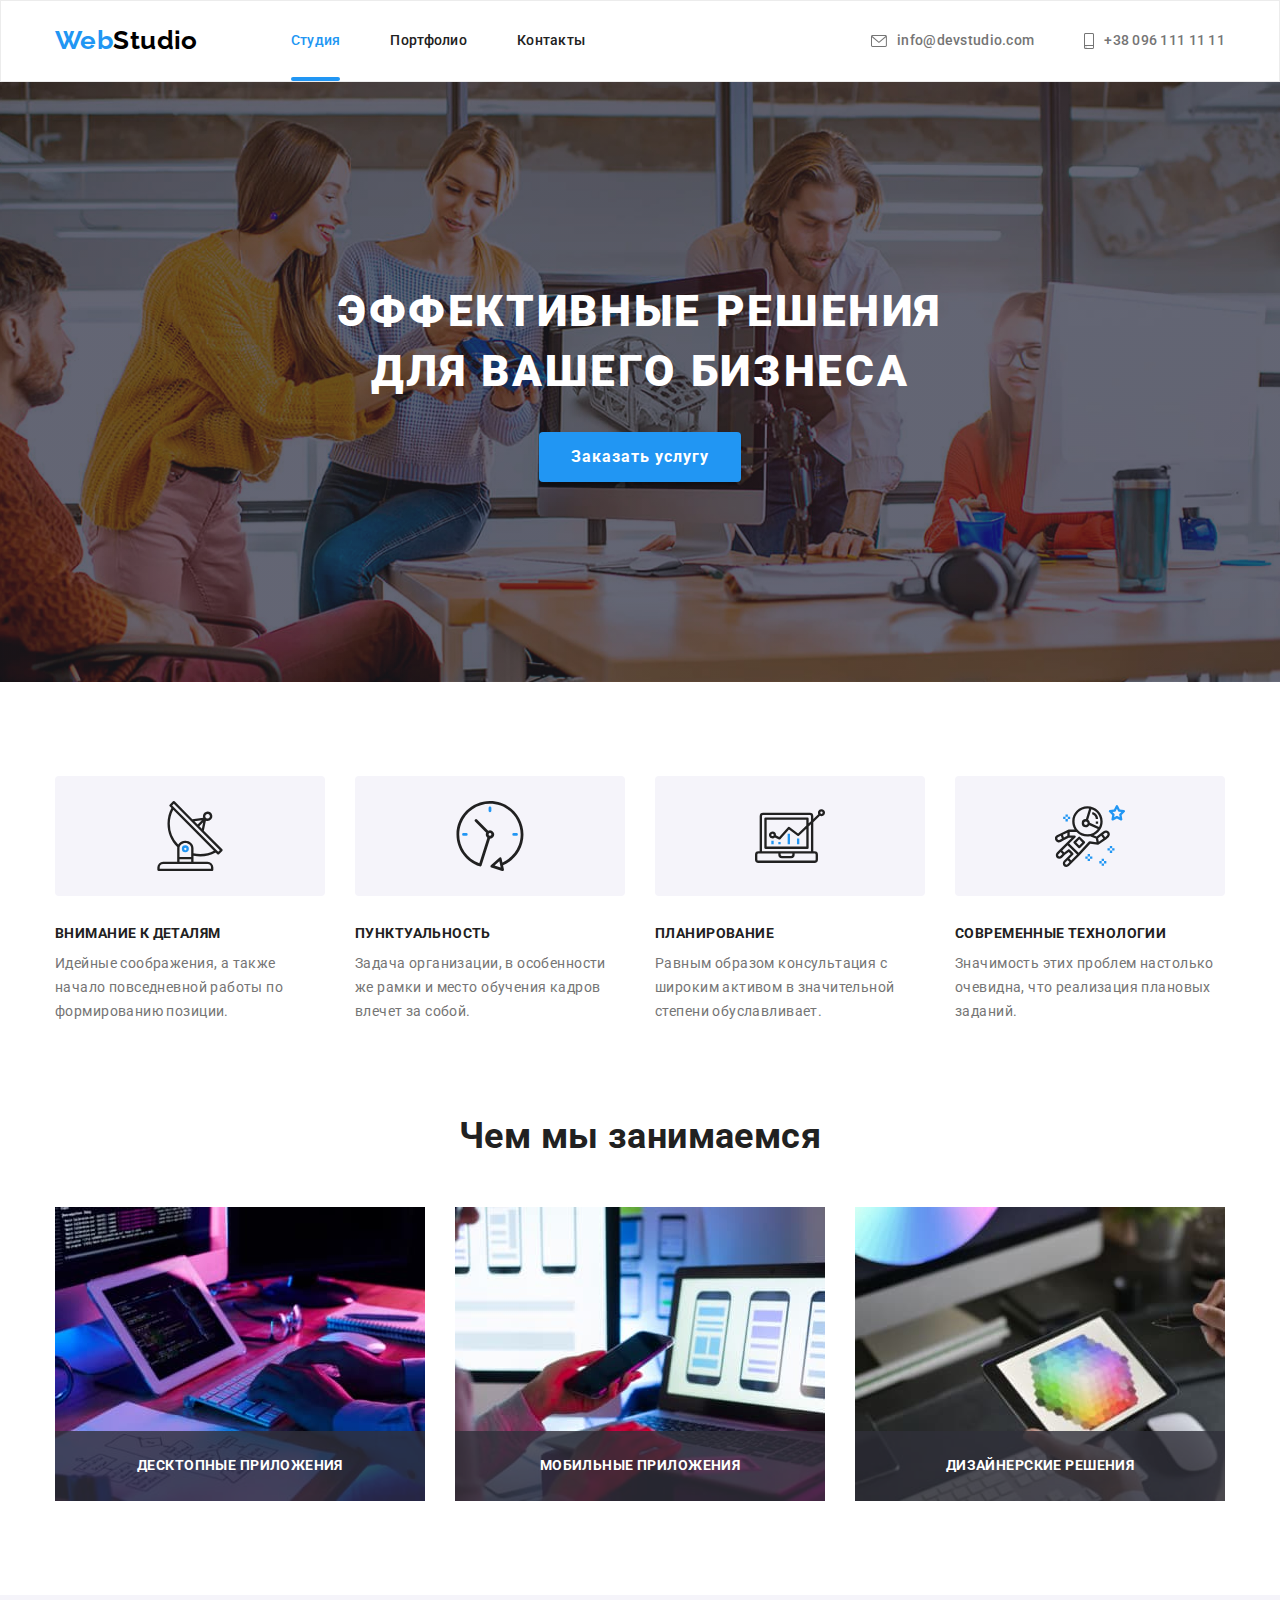
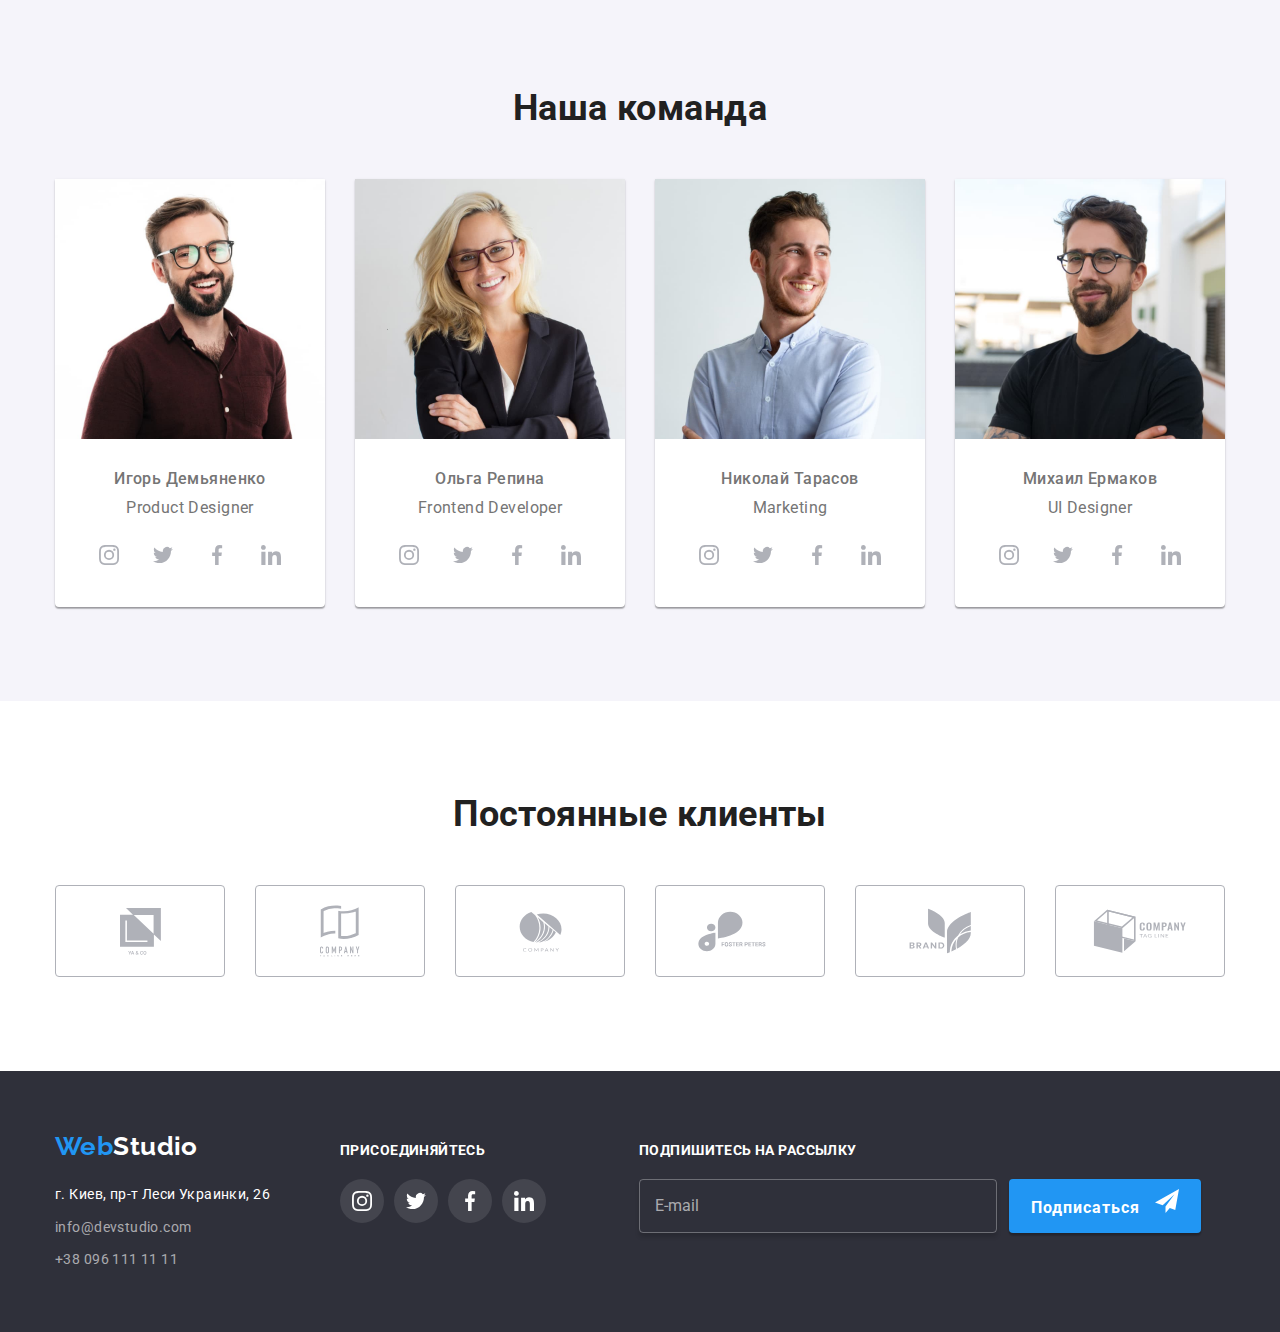
<file: index.html>
<!DOCTYPE html>
<html lang="ru">
  <head>
    <meta charset="UTF-8" />
    <meta http-equiv="X-UA-Compatible" content="IE=edge" />
    <meta name="viewport" content="width=device-width, initial-scale=1.0" />
    <title>WebStudio</title>
    <!-- fonts -->
    <link rel="preconnect" href="https://fonts.googleapis.com" />
    <link rel="preconnect" href="https://fonts.gstatic.com" crossorigin />
    <link
      href="https://fonts.googleapis.com/css2?family=Raleway:wght@700&family=Roboto:wght@400;500;700;900&display=swap"
      rel="stylesheet"
    />
    <!-- normalize -->
    <link
      rel="stylesheet"
      href="https://cdnjs.cloudflare.com/ajax/libs/modern-normalize/1.1.0/modern-normalize.css"
      integrity="sha512-Y0MM+V6ymRKN2zStTqzQ227DWhhp4Mzdo6gnlRnuaNCbc+YN/ZH0sBCLTM4M0oSy9c9VKiCvd4Jk44aCLrNS5Q=="
      crossorigin="anonymous"
      referrerpolicy="no-referrer"
    />
    <!-- styles -->
    <link rel="stylesheet" href="./css/main.min.css" />

    <!-- Favicon -->
    <link
      rel="apple-touch-icon"
      sizes="180x180"
      href="./images/favicon/apple-touch-icon.png"
    />
    <link
      rel="icon"
      type="image/png"
      sizes="32x32"
      href="./images/favicon/favicon-32x32.png"
    />
    <link
      rel="icon"
      type="image/png"
      sizes="16x16"
      href="./images/favicon/favicon-16x16.png"
    />
    <link rel="manifest" href="./images/favicon/site.webmanifest" />
    <meta name="msapplication-TileColor" content="#da532c" />
    <meta name="theme-color" content="#ffffff" />
  </head>
  <body>
    <!--=====================HEADER ===================================-->

    <header class="header">
      <div class="container header__container">
        <nav class="nav header__nav">
          <a class="logo nav__logo" href="./index.html"
            ><span class="logo__active">Web</span>Studio</a
          >
          <ul class="nav__list">
            <li class="nav__item">
              <a class="nav__link nav__link--active link" href="./index.html"
                >Студия</a
              >
            </li>
            <li class="nav__item">
              <a class="nav__link link" href="./portfolio.html">Портфолио</a>
            </li>
            <li class="nav__item">
              <a class="nav__link link" href="">Контакты</a>
            </li>
          </ul>
        </nav>
        <ul class="header__contacts contacts">
          <li class="contacts__item">
            <a
              class="contacts__link link link--text-icon"
              href="mailto:info@devstudio.com"
            >
              <svg class="link__icon" width="16" height="12">
                <use href="./images/icons.svg#icon-envelope"></use>
              </svg>
              info@devstudio.com</a
            >
          </li>
          <li class="contacts__item">
            <a
              class="contacts__link link link--text-icon"
              href="tel:+380961111111"
              ><svg class="link__icon" width="10" height="16">
                <use href="./images/icons.svg#icon-smartphone"></use>
              </svg>
              +38 096 111 11 11</a
            >
          </li>
        </ul>
      </div>
    </header>

    <main>
      <!--============================== HERO ===========================================-->

      <section class="hero">
        <div class="container">
          <h1 class="hero__title">Эффективные решения для вашего бизнеса</h1>
          <button
            class="button hero__button button--primary"
            type="button"
            data-modal-open
          >
            Заказать услугу
          </button>
        </div>
      </section>

      <!--================================== ADVANTAGES ================================================-->

      <section class="section">
        <div class="container">
          <h2 class="visually-hidden">Приемущества</h2>
          <ul class="card-set">
            <li class="card-set__item card-set__item--4">
              <div class="advantage">
                <div class="advantage__icon-wrapper">
                  <svg width="70" height="70  ">
                    <use href="./images/icons.svg#icon-antenna"></use>
                  </svg>
                </div>
                <h3 class="advantage__subtitle">Внимание к деталям</h3>
                <p class="advantage__text">
                  Идейные соображения, а также начало повседневной работы по
                  формированию позиции.
                </p>
              </div>
            </li>
            <li class="card-set__item card-set__item--4">
              <div class="advantage">
                <div class="advantage__icon-wrapper">
                  <svg width="70" height="70  ">
                    <use href="./images/icons.svg#icon-clock"></use>
                  </svg>
                </div>
                <h3 class="advantage__subtitle">Пунктуальность</h3>
                <p class="advantage__text">
                  Задача организации, в особенности же рамки и место обучения
                  кадров влечет за собой.
                </p>
              </div>
            </li>
            <li class="card-set__item card-set__item--4">
              <div class="advantage">
                <div class="advantage__icon-wrapper">
                  <svg width="70" height="70  ">
                    <use href="./images/icons.svg#icon-diagram"></use>
                  </svg>
                </div>
                <h3 class="advantage__subtitle">Планирование</h3>
                <p class="advantage__text">
                  Равным образом консультация с широким активом в значительной
                  степени обуславливает.
                </p>
              </div>
            </li>
            <li class="card-set__item card-set__item--4">
              <div class="advantage">
                <div class="advantage__icon-wrapper">
                  <svg width="70" height="70  ">
                    <use href="./images/icons.svg#icon-astronaut"></use>
                  </svg>
                </div>
                <h3 class="advantage__subtitle">Современные технологии</h3>
                <p class="advantage__text">
                  Значимость этих проблем настолько очевидна, что реализация
                  плановых заданий.
                </p>
              </div>
            </li>
          </ul>
        </div>
      </section>

      <!--================RESPONSIBILITY ================================-->

      <section class="section section--no-padding">
        <div class="container">
          <h2 class="section__title">Чем мы занимаемся</h2>
          <ul class="card-set">
            <li class="card-set__item">
              <div class="responsibility">
                <div class="responsibility__thumb thumb">
                  <img
                    src="./images/index/responsibilities/box1.jpg"
                    alt="Разработка алгоритма"
                    height="294"
                    width="370"
                  />
                  <p class="responsibility__description">
                    Десктопные приложения
                  </p>
                </div>
              </div>
            </li>
            <li class="card-set__item">
              <div class="responsibility">
                <div class="responsibility__thumb thumb">
                  <img
                    src="./images/index/responsibilities/box2.jpg"
                    alt="Проэктирование удобного адаптивного интерфеса"
                    height="294"
                    width="370"
                  />
                  <p class="responsibility__description">
                    Мобильные приложения
                  </p>
                </div>
              </div>
            </li>
            <li class="card-set__item">
              <div class="responsibility">
                <div class="responsibility__thumb thumb">
                  <img
                    src="./images/index/responsibilities/box3.jpg"
                    alt="Разработка красивого дизайна"
                    height="294"
                    width="370"
                  />
                  <p class="responsibility__description">
                    Дизайнерские решения
                  </p>
                </div>
              </div>
            </li>
          </ul>
        </div>
      </section>

      <!--=========================================TEAM============================ -->
      <section class="section section--background">
        <div class="container">
          <h2 class="section__title">Наша команда</h2>

          <ul class="card-set">
            <li class="card-set__item">
              <article class="person">
                <div class="person__thumb">
                  <img
                    src="./images/index/team/photo1.jpg"
                    alt="Фото Игоря Демьяненко"
                    width="270"
                    height="260"
                  />
                </div>
                <div class="person__content">
                  <h3 class="person__name">Игорь Демьяненко</h3>
                  <p class="person__post">Product Designer</p>
                  <ul class="socials person__socials">
                    <li class="socials__item">
                      <a href="" class="socials__link link"
                        ><svg class="link__icon" width="20" height="20">
                          <use href="./images/icons.svg#icon-instagram"></use>
                        </svg>
                      </a>
                    </li>
                    <li class="socials__item">
                      <a href="" class="socials__link link"
                        ><svg class="link__icon" width="20" height="20">
                          <use href="./images/icons.svg#icon-twitter"></use>
                        </svg>
                      </a>
                    </li>
                    <li class="socials__item">
                      <a href="" class="socials__link link"
                        ><svg class="link__icon" width="20" height="20">
                          <use href="./images/icons.svg#icon-facebook"></use>
                        </svg>
                      </a>
                    </li>
                    <li class="socials-item">
                      <a href="" class="socials__link link"
                        ><svg class="link__icon" width="20" height="20">
                          <use href="./images/icons.svg#icon-linkedin"></use>
                        </svg>
                      </a>
                    </li>
                  </ul>
                </div>
              </article>
            </li>

            <li class="card-set__item">
              <article class="person">
                <div class="person__thumb">
                  <img
                    src="./images/index/team/photo2.jpg"
                    alt="Фото Ольги Репиной"
                    width="270"
                    height="260"
                  />
                </div>
                <div class="person__content">
                  <h3 class="person__name">Ольга Репина</h3>
                  <p class="person__post">Frontend Developer</p>
                  <ul class="socials">
                    <li class="socials__item">
                      <a href="" class="socials__link link"
                        ><svg class="link__icon" width="20" height="20">
                          <use href="./images/icons.svg#icon-instagram"></use>
                        </svg>
                      </a>
                    </li>
                    <li class="socials__item">
                      <a href="" class="socials__link link"
                        ><svg class="link__icon" width="20" height="20">
                          <use href="./images/icons.svg#icon-twitter"></use>
                        </svg>
                      </a>
                    </li>
                    <li class="socials__item">
                      <a href="" class="socials__link link"
                        ><svg class="link__icon" width="20" height="20">
                          <use href="./images/icons.svg#icon-facebook"></use>
                        </svg>
                      </a>
                    </li>
                    <li class="socials__item">
                      <a href="" class="socials__link link"
                        ><svg class="link__icon" width="20" height="20">
                          <use href="./images/icons.svg#icon-linkedin"></use>
                        </svg>
                      </a>
                    </li>
                  </ul>
                </div>
              </article>
            </li>

            <li class="card-set__item">
              <article class="person">
                <div class="person__thumb">
                  <img
                    src="./images/index/team/photo3.jpg"
                    alt="Фото Николая Тарасова"
                    width="270"
                    height="260"
                  />
                </div>
                <div class="person__content">
                  <h3 class="person__name">Николай Тарасов</h3>
                  <p class="person__post">Marketing</p>
                  <ul class="socials">
                    <li class="socials__item">
                      <a href="" class="socials__link link"
                        ><svg class="link__icon" width="20" height="20">
                          <use href="./images/icons.svg#icon-instagram"></use>
                        </svg>
                      </a>
                    </li>
                    <li class="socials__item">
                      <a href="" class="socials__link link"
                        ><svg class="link__icon" width="20" height="20">
                          <use href="./images/icons.svg#icon-twitter"></use>
                        </svg>
                      </a>
                    </li>
                    <li class="socials__item">
                      <a href="" class="socials__link link"
                        ><svg class="link__icon" width="20" height="20">
                          <use href="./images/icons.svg#icon-facebook"></use>
                        </svg>
                      </a>
                    </li>
                    <li class="socials__item">
                      <a href="" class="socials__link link"
                        ><svg class="link__icon" width="20" height="20">
                          <use href="./images/icons.svg#icon-linkedin"></use>
                        </svg>
                      </a>
                    </li>
                  </ul>
                </div>
              </article>
            </li>

            <li class="card-set__item">
              <article class="person">
                <div class="person__thumb">
                  <img
                    src="images/index/team/photo4.jpg"
                    alt="Фото Михаила
                  Ермакова"
                    width="270"
                    height="260"
                  />
                </div>
                <div class="person__content">
                  <h3 class="person__name">Михаил Ермаков</h3>
                  <p class="person__post">UI Designer</p>
                  <ul class="socials">
                    <li class="socials__item">
                      <a href="" class="socials__link link"
                        ><svg class="link__icon" width="20" height="20">
                          <use href="./images/icons.svg#icon-instagram"></use>
                        </svg>
                      </a>
                    </li>
                    <li class="socials__item">
                      <a href="" class="socials__link link"
                        ><svg class="link__icon" width="20" height="20">
                          <use href="./images/icons.svg#icon-twitter"></use>
                        </svg>
                      </a>
                    </li>
                    <li class="socials__item">
                      <a href="" class="socials__link link"
                        ><svg class="link__icon" width="20" height="20">
                          <use href="./images/icons.svg#icon-facebook"></use>
                        </svg>
                      </a>
                    </li>
                    <li class="socials__item">
                      <a href="" class="socials__link link"
                        ><svg class="link__icon" width="20" height="20">
                          <use href="./images/icons.svg#icon-linkedin"></use>
                        </svg>
                      </a>
                    </li>
                  </ul>
                </div>
              </article>
            </li>
          </ul>
        </div>
      </section>

      <!-- ==============REGULAR CUSTOMERS ===============================-->

      <section class="section">
        <div class="container">
          <h2 class="section__title">Постоянные клиенты</h2>
          <ul class="card-set">
            <li class="card-set__item card-set__item--6">
              <a class="regular-costomer link" href=""
                ><svg class="link__icon" width="41" height="47">
                  <use href="./images/icons.svg#icon-client1"></use>
                </svg>
              </a>
            </li>
            <li class="card-set__item card-set__item--6">
              <a class="regular-costomer link" href=""
                ><svg class="link__icon" width="40" height="52">
                  <use href="./images/icons.svg#icon-client2"></use>
                </svg>
              </a>
            </li>
            <li class="card-set__item card-set__item--6">
              <a class="regular-costomer link" href=""
                ><svg class="link__icon" width="43" height="51">
                  <use href="./images/icons.svg#icon-client3"></use>
                </svg>
              </a>
            </li>
            <li class="card-set__item card-set__item--6">
              <a class="regular-costomer link" href=""
                ><svg class="link__icon" width="84" height="41">
                  <use href="./images/icons.svg#icon-client4"></use>
                </svg>
              </a>
            </li>
            <li class="card-set__item card-set__item--6">
              <a class="regular-costomer link" href=""
                ><svg class="link__icon" width="63" height="46">
                  <use href="./images/icons.svg#icon-client5"></use>
                </svg>
              </a>
            </li>
            <li class="card-set__item card-set__item--6">
              <a class="regular-costomer link" href=""
                ><svg class="link__icon" width="94" height="44">
                  <use href="./images/icons.svg#icon-client6"></use>
                </svg>
              </a>
            </li>
          </ul>
        </div>
      </section>
    </main>

    <!--========================= FOOTER ================================= -->

    <footer class="footer">
      <div class="container footer__container">
        <div class="footer__contacts">
          <a class="footer__logo logo" href="./index.html"
            ><span class="logo__active">Web</span>Studio</a
          >
          <address>
            <ul class="footer__list">
              <li class="footer__item">
                <a
                  class="footer__link link footer__link--address"
                  href="https://goo.gl/maps/piqngm7oDQpEDh6u6"
                  target="_blank"
                  rel="noopener nofollow noreferrer"
                  >г. Киев, пр-т Леси Украинки, 26</a
                >
              </li>
              <li class="footer__item">
                <a class="footer__link link" href="mailto:info@devstudio.com"
                  >info@devstudio.com</a
                >
              </li>
              <li class="footer__item">
                <a class="footer__link link" href="tel:+380961111111"
                  >+38 096 111 11 11</a
                >
              </li>
            </ul>
          </address>
        </div>

        <div class="footer__join">
          <p class="footer__title">присоединяйтесь</p>
          <ul class="footer__socials socials">
            <li class="socials__item">
              <a href="" class="socials__link link socials__link--bright">
                <svg class="link__icon" width="20" height="20">
                  <use href="./images/icons.svg#icon-instagram"></use>
                </svg>
              </a>
            </li>
            <li class="socials__item">
              <a href="" class="socials__link link socials__link--bright">
                <svg class="link__icon" width="20" height="20">
                  <use href="./images/icons.svg#icon-twitter"></use>
                </svg>
              </a>
            </li>
            <li class="socials__item">
              <a href="" class="socials__link link socials__link--bright">
                <svg class="link__icon" width="20" height="20">
                  <use href="./images/icons.svg#icon-facebook"></use>
                </svg>
              </a>
            </li>
            <li class="socials__item">
              <a href="" class="socials__link link socials__link--bright">
                <svg class="link__icon" width="20" height="20">
                  <use href="./images/icons.svg#icon-linkedin"></use>
                </svg>
              </a>
            </li>
          </ul>
        </div>

        <div class="footer__subscribe subscribe">
          <h2 class="subscribe__title">Подпишитесь на рассылку</h2>
          <form action="#" class="subscribe__form">
            <label class="subscribe__field">
              <input
                type="email"
                class="subscribe__input"
                placeholder="E-mail"
                name="email"
              />
            </label>
            <button
              class="button button--primary button--with-icon"
              type="submit"
            >
              Подписаться
              <svg class="button__icon" width="24" height="24">
                <use href="./images/icons.svg#icon-send"></use>
              </svg>
            </button>
          </form>
        </div>
      </div>
    </footer>

    <!--================================MODAL============================-->

    <div class="backdrop is-hidden" data-modal>
      <div class="backdrop__modal">
        <button
          type="button"
          class="backdrop__btn-close btn-close"
          data-modal-close
        >
          <svg class="btn-close__icon" width="18" height="18">
            <use href="./images/icons.svg#icon-close-black"></use>
          </svg>
        </button>

        <form class="callback" action="#">
          <p class="callback__title">Оставьте свои данные, мы вам перезвоним</p>
          <label class="callback__field-text field-text">
            <span class="field-text__label">Имя</span>
            <input type="text" class="field-text__input" name="name" />
            <svg width="18" height="18" class="field-text__icon">
              <use href="./images/icons.svg#person"></use>
            </svg>
          </label>

          <label class="callback__field-text field-text">
            <span class="field-text__label">Телефон</span>
            <input type="tel" class="field-text__input" name="tel" />
            <svg width="18" height="18" class="field-text__icon">
              <use href="./images/icons.svg#phone-black"></use>
            </svg>
          </label>

          <label class="callback__field-text field-text">
            <span class="field-text__label">Почта</span>

            <input type="email" class="field-text__input" name="email" />
            <svg width="18" height="18" class="field-text__icon">
              <use href="./images/icons.svg#email-black"></use>
            </svg>
          </label>

          <label class="callback__field-text field-text">
            <span class="field-text__label">Комментарий</span>
            <textarea
              name="comment"
              class="field-text__input field-text__input--textarea"
              rows="5"
              placeholder="Введите текст"
            ></textarea>
          </label>

          <label class="callback__field-checkbox field-checkbox">
            <input
              type="checkbox"
              class="field-checkbox__checkbox"
              name="conditions"
            />
            <span class="field-checkbox__box"></span>
            <span class="field-checkbox__label"
              >Соглашаюсь с рассылкой и принимаю
              <a href="#" class="field-checkbox__link"
                >Условия договора</a
              ></span
            >
          </label>
          <div class="callback__buttons">
            <button
              class="button button--primary callback__button"
              type="submit"
            >
              Отправить
            </button>
          </div>
        </form>
      </div>
    </div>

    <!-- =================script==================== -->

    <script src="./js/modal.js"></script>
  </body>
</html>
</file>
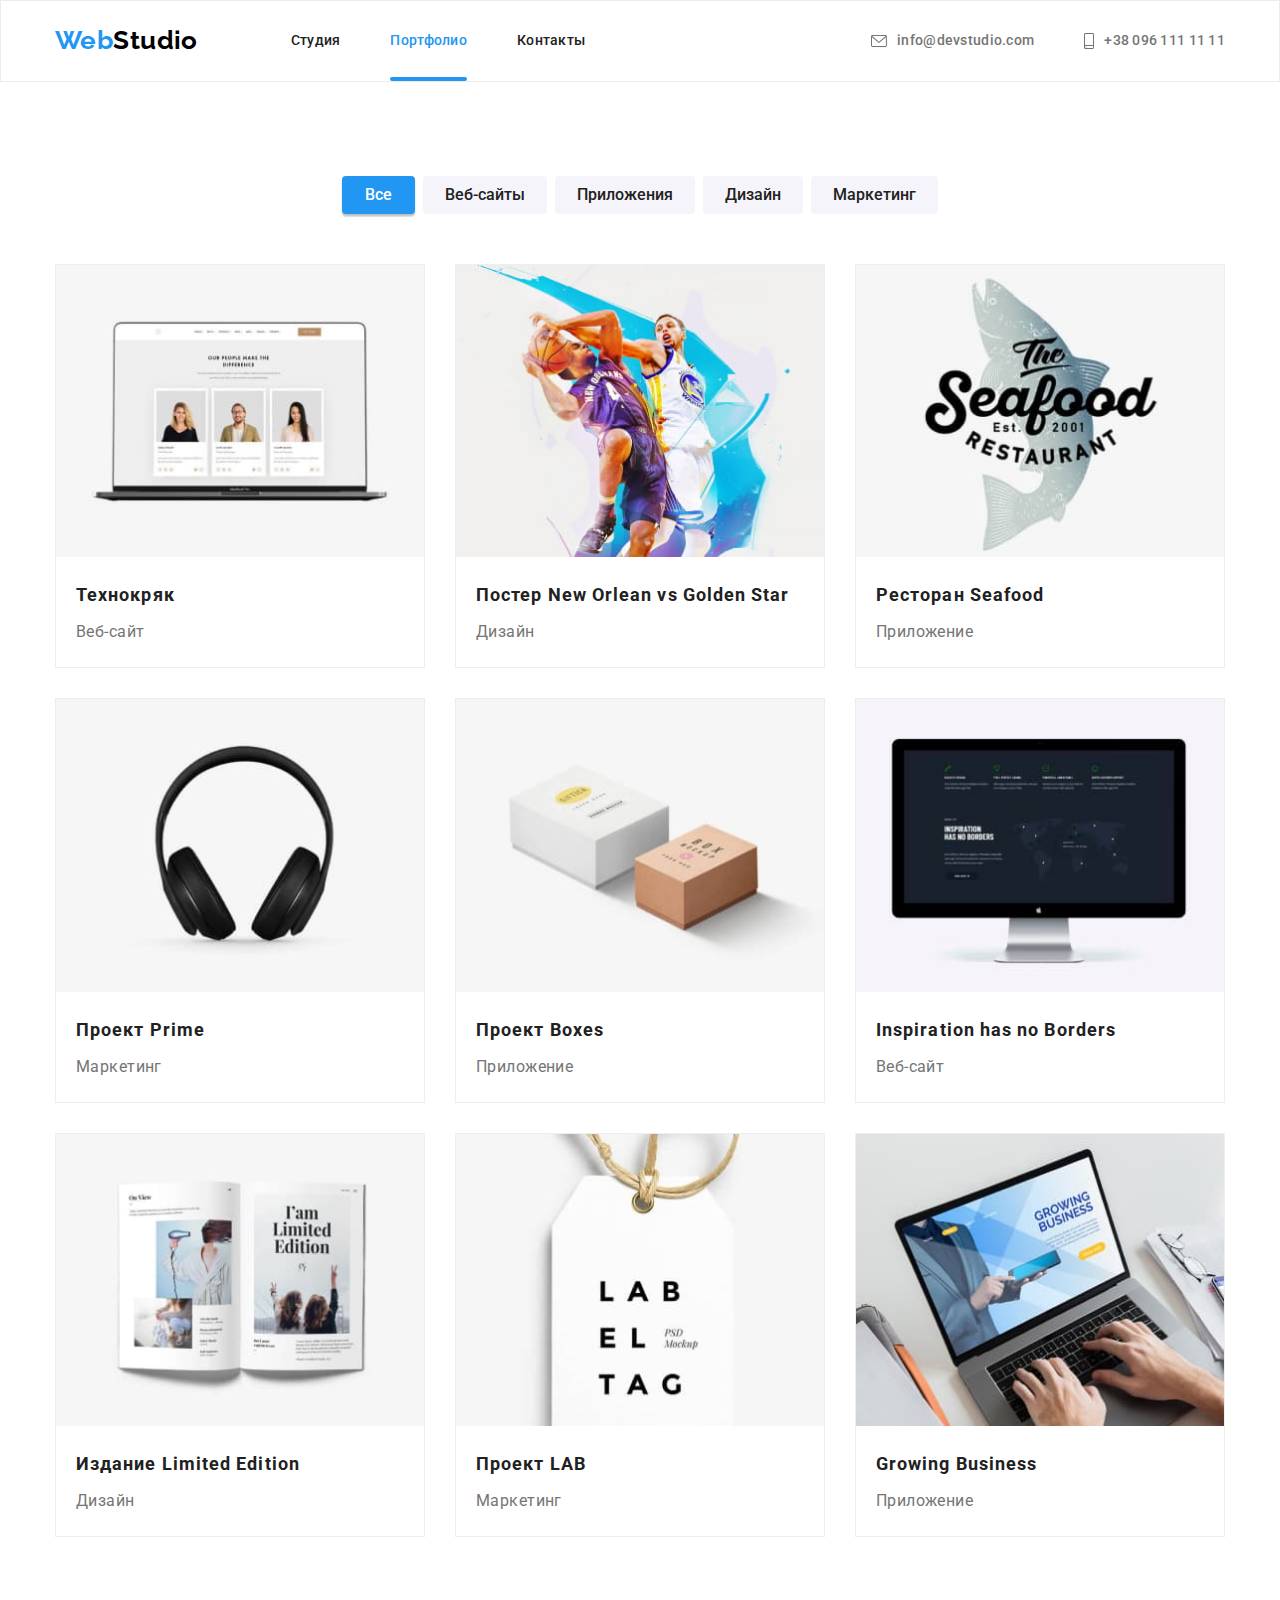
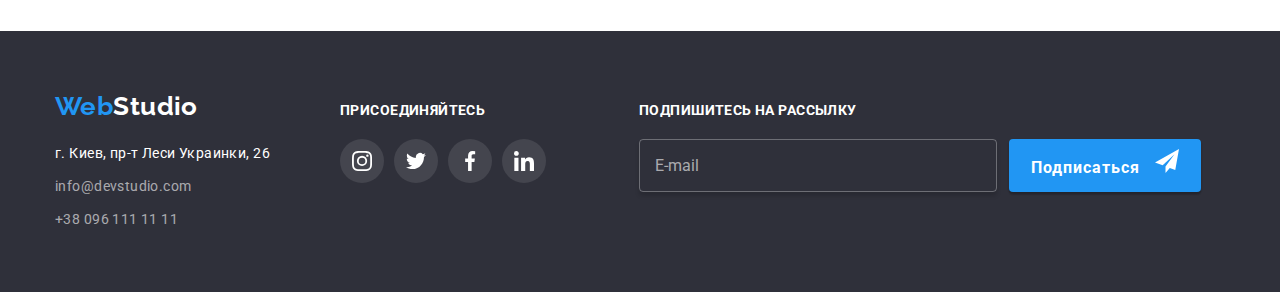
<file: portfolio.html>
<!DOCTYPE html>
<html lang="ru">
  <head>
    <meta charset="UTF-8" />
    <meta http-equiv="X-UA-Compatible" content="IE=edge" />
    <meta name="viewport" content="width=device-width, initial-scale=1.0" />
    <title>WebStudio</title>
    <!-- fonts -->
    <link rel="preconnect" href="https://fonts.googleapis.com" />
    <link rel="preconnect" href="https://fonts.gstatic.com" crossorigin />
    <link
      href="https://fonts.googleapis.com/css2?family=Raleway:wght@700&family=Roboto:wght@400;500;700;900&display=swap"
      rel="stylesheet"
    />
    <!-- normalize -->
    <link
      rel="stylesheet"
      href="https://cdnjs.cloudflare.com/ajax/libs/modern-normalize/1.1.0/modern-normalize.css"
      integrity="sha512-Y0MM+V6ymRKN2zStTqzQ227DWhhp4Mzdo6gnlRnuaNCbc+YN/ZH0sBCLTM4M0oSy9c9VKiCvd4Jk44aCLrNS5Q=="
      crossorigin="anonymous"
      referrerpolicy="no-referrer"
    />
    <!-- styles -->
    <link rel="stylesheet" href="./css/main.min.css" />

    <!-- favicon -->
    <link
      rel="apple-touch-icon"
      sizes="180x180"
      href="./images/favicon/apple-touch-icon.png"
    />
    <link
      rel="icon"
      type="image/png"
      sizes="32x32"
      href="./images/favicon/favicon-32x32.png"
    />
    <link
      rel="icon"
      type="image/png"
      sizes="16x16"
      href="./images/favicon/favicon-16x16.png"
    />
    <link rel="manifest" href="./images/favicon/site.webmanifest" />
    <meta name="msapplication-TileColor" content="#da532c" />
    <meta name="theme-color" content="#ffffff" />
  </head>
  <body>
    <!--=====================HEADER ===================================-->

    <header class="header">
      <div class="container header__container">
        <nav class="nav header__nav">
          <a class="logo nav__logo" href="./index.html"
            ><span class="logo__active">Web</span>Studio</a
          >
          <ul class="nav__list">
            <li class="nav__item">
              <a class="nav__link link" href="./index.html">Студия</a>
            </li>
            <li class="nav__item">
              <a
                class="nav__link nav__link--active link"
                href="./portfolio.html"
                >Портфолио</a
              >
            </li>
            <li class="nav__item">
              <a class="nav__link link" href="">Контакты</a>
            </li>
          </ul>
        </nav>
        <ul class="header__contacts contacts">
          <li class="contacts__item">
            <a
              class="contacts__link link link--text-icon"
              href="mailto:info@devstudio.com"
            >
              <svg class="link__icon" width="16" height="12">
                <use href="./images/icons.svg#icon-envelope"></use>
              </svg>
              info@devstudio.com</a
            >
          </li>
          <li class="contacts__item">
            <a
              class="contacts__link link link--text-icon"
              href="tel:+380961111111"
              ><svg class="link__icon" width="10" height="16">
                <use href="./images/icons.svg#icon-smartphone"></use>
              </svg>
              +38 096 111 11 11</a
            >
          </li>
        </ul>
      </div>
    </header>

    <!-- ========================MAIN ======================== -->
    <main>
      <section class="projects">
        <div class="container">
          <h1 class="visually-hidden">Наши работы</h1>

          <!-- filter -->
          <ul class="projects__filter filter">
            <li class="filter__item">
              <button class="button button--active" type="button">Все</button>
            </li>
            <li class="filter__item">
              <button class="button" type="button">Веб-сайты</button>
            </li>
            <li class="filter__item">
              <button class="button" type="button">Приложения</button>
            </li>
            <li class="filter__item">
              <button class="button" type="button">Дизайн</button>
            </li>
            <li class="filter__item">
              <button class="button" type="button">Маркетинг</button>
            </li>
          </ul>

          <!---Projects cards -->
          <ul class="card-set card-set--wrapped">
            <li class="card-set__item card-set__item--3">
              <a href="" class="project">
                <div class="project__thumb thumb">
                  <img
                    class="project__img"
                    src="./images/portfolio/projects/project1.jpg"
                    alt="Ноут с веб-сайтом"
                    width="370"
                    height="294"
                  />
                  <p class="project__overlay">
                    Ресурс предлагает комплексные предложения с разным уровнем
                    функционала и сервисов. Все это позволит посетителю получить
                    исчерпывающие сведения о компании или частном лице.
                  </p>
                </div>
                <div class="project__content">
                  <h2 class="project__title">Технокряк</h2>
                  <p class="project__type">Веб-сайт</p>
                </div>
              </a>
            </li>
            <li class="card-set__item card-set__item--3">
              <a href="" class="project">
                <div class="project__thumb thumb">
                  <img
                    class="project__img"
                    src="./images/portfolio/projects/project2.jpg"
                    alt="Постер"
                    width="370"
                    height="294"
                  />
                  <p class="project__overlay">
                    Ресурс предлагает комплексные предложения с разным уровнем
                    функционала и сервисов. Все это позволит посетителю получить
                    исчерпывающие сведения о компании или частном лице.
                  </p>
                </div>
                <div class="project__content">
                  <h2 class="project__title">
                    Постер <span lang="en">New Orlean vs Golden Star</span>
                  </h2>
                  <p class="project__type">Дизайн</p>
                </div>
              </a>
            </li>
            <li class="card-set__item card-set__item--3">
              <a href="" class="project">
                <div class="project__thumb thumb">
                  <img
                    class="project__img"
                    src="./images/portfolio/projects/project3.jpg"
                    alt="Логотип  приложения для ресторан Seafood"
                    width="370"
                    height="294"
                  />
                  <p class="project__overlay">
                    Ресурс предлагает комплексные предложения с разным уровнем
                    функционала и сервисов. Все это позволит посетителю получить
                    исчерпывающие сведения о компании или частном лице.
                  </p>
                </div>
                <div class="project__content">
                  <h2 class="project__title">
                    Ресторан <span lang="en">Seafood</span>
                  </h2>
                  <p class="project__type">Приложение</p>
                </div>
              </a>
            </li>
            <li class="card-set__item card-set__item--3">
              <a href="" class="project">
                <div class="project__thumb thumb">
                  <img
                    class="project__img"
                    src="./images/portfolio/projects/project4.jpg"
                    alt="Наушники"
                    width="370"
                    height="294"
                  />
                  <p class="project__overlay">
                    Ресурс предлагает комплексные предложения с разным уровнем
                    функционала и сервисов. Все это позволит посетителю получить
                    исчерпывающие сведения о компании или частном лице.
                  </p>
                </div>
                <div class="project__content">
                  <h2 class="project__title">
                    Проект <span lang="en">Prime</span>
                  </h2>
                  <p class="project__type">Маркетинг</p>
                </div>
              </a>
            </li>
            <li class="card-set__item card-set__item--3">
              <a href="" class="project">
                <div class="project__thumb thumb">
                  <img
                    class="project__img"
                    src="./images/portfolio/projects/project5.jpg"
                    alt="Коробки"
                    width="370"
                    height="294"
                  />
                  <p class="project__overlay">
                    Ресурс предлагает комплексные предложения с разным уровнем
                    функционала и сервисов. Все это позволит посетителю получить
                    исчерпывающие сведения о компании или частном лице.
                  </p>
                </div>
                <div class="project__content">
                  <h2 class="project__title">Проект Boxes</h2>
                  <p class="project__type">Приложение</p>
                </div>
              </a>
            </li>
            <li class="card-set__item card-set__item--3">
              <a href="" class="project">
                <div class="project__thumb thumb">
                  <img
                    class="project__img"
                    src="./images/portfolio/projects/project6.jpg"
                    alt="Экран с веб-сайтом"
                    width="370"
                    height="294"
                  />
                  <p class="project__overlay">
                    Ресурс предлагает комплексные предложения с разным уровнем
                    функционала и сервисов. Все это позволит посетителю получить
                    исчерпывающие сведения о компании или частном лице.
                  </p>
                </div>
                <div class="project__content">
                  <h2 class="project__title" lang="en">
                    Inspiration has no Borders
                  </h2>
                  <p class="project__type">Веб-сайт</p>
                </div>
              </a>
            </li>
            <li class="card-set__item card-set__item--3">
              <a href="" class="project">
                <div class="project__thumb thumb">
                  <img
                    class="project__img"
                    src="./images/portfolio/projects/project7.jpg"
                    alt="Журнал"
                    width="370"
                    height="294"
                  />
                  <p class="project__overlay">
                    Ресурс предлагает комплексные предложения с разным уровнем
                    функционала и сервисов. Все это позволит посетителю получить
                    исчерпывающие сведения о компании или частном лице.
                  </p>
                </div>
                <div class="project__content">
                  <h2 class="project__title">
                    Издание <span lang="en">Limited Edition</span>
                  </h2>
                  <p class="project__type">Дизайн</p>
                </div>
              </a>
            </li>
            <li class="card-set__item card-set__item--3">
              <a href="" class="project">
                <div class="project__thumb thumb">
                  <img
                    class="project__img"
                    src="./images/portfolio/projects/project8.jpg"
                    alt="Этикетка проекта"
                    width="370"
                    height="294"
                  />
                  <p class="project__overlay">
                    Ресурс предлагает комплексные предложения с разным уровнем
                    функционала и сервисов. Все это позволит посетителю получить
                    исчерпывающие сведения о компании или частном лице.
                  </p>
                </div>
                <div class="project__content">
                  <h2 class="project__title">
                    Проект <span lang="en">LAB</span>
                  </h2>
                  <p class="project__type">Маркетинг</p>
                </div>
              </a>
            </li>
            <li class="card-set__item card-set__item--3">
              <a href="" class="project">
                <div class="project__thumb thumb">
                  <img
                    class="project__img"
                    src="./images/portfolio/projects/project9.jpg"
                    alt="Ноутбуку с проектом"
                    width="370"
                    height="294"
                  />
                  <p class="project__overlay">
                    Ресурс предлагает комплексные предложения с разным уровнем
                    функционала и сервисов. Все это позволит посетителю получить
                    исчерпывающие сведения о компании или частном лице.
                  </p>
                </div>
                <div class="project__content">
                  <h2 class="project__title" lang="en">Growing Business</h2>
                  <p class="project__type">Приложение</p>
                </div>
              </a>
            </li>
          </ul>
        </div>
      </section>
    </main>

    <!--========================= FOOTER ================================= -->

    <footer class="footer">
      <div class="container footer__container">
        <div class="footer__contacts">
          <a class="footer__logo logo" href="./index.html"
            ><span class="logo__active">Web</span>Studio</a
          >
          <address>
            <ul class="footer__list">
              <li class="footer__item">
                <a
                  class="footer__link link footer__link--address"
                  href="https://goo.gl/maps/piqngm7oDQpEDh6u6"
                  target="_blank"
                  rel="noopener nofollow noreferrer"
                  >г. Киев, пр-т Леси Украинки, 26</a
                >
              </li>
              <li class="footer__item">
                <a class="footer__link link" href="mailto:info@devstudio.com"
                  >info@devstudio.com</a
                >
              </li>
              <li class="footer__item">
                <a class="footer__link link" href="tel:+380961111111"
                  >+38 096 111 11 11</a
                >
              </li>
            </ul>
          </address>
        </div>

        <div class="footer__join">
          <p class="footer__title">присоединяйтесь</p>
          <p></p>
          <ul class="footer__socials socials">
            <li class="socials__item">
              <a href="" class="socials__link link socials__link--bright">
                <svg class="link__icon" width="20" height="20">
                  <use href="./images/icons.svg#icon-instagram"></use>
                </svg>
              </a>
            </li>
            <li class="socials__item">
              <a href="" class="socials__link link socials__link--bright">
                <svg class="link__icon" width="20" height="20">
                  <use href="./images/icons.svg#icon-twitter"></use>
                </svg>
              </a>
            </li>
            <li class="socials__item">
              <a href="" class="socials__link link socials__link--bright">
                <svg class="link__icon" width="20" height="20">
                  <use href="./images/icons.svg#icon-facebook"></use>
                </svg>
              </a>
            </li>
            <li class="socials__item">
              <a href="" class="socials__link link socials__link--bright">
                <svg class="link__icon" width="20" height="20">
                  <use href="./images/icons.svg#icon-linkedin"></use>
                </svg>
              </a>
            </li>
          </ul>
        </div>

        <div class="footer__subscribe subscribe">
          <h2 class="subscribe__title">Подпишитесь на рассылку</h2>
          <form action="#" class="subscribe__form">
            <label class="subscribe__field">
              <input
                type="email"
                class="subscribe__input"
                placeholder="E-mail"
                name="email"
              />
            </label>
            <button
              class="button button--primary button--with-icon"
              type="submit"
            >
              Подписаться
              <svg class="button__icon" width="24" height="24">
                <use href="./images/icons.svg#icon-send"></use>
              </svg>
            </button>
          </form>
        </div>
      </div>
    </footer>
  </body>
</html>
</file>
<file: css/main.min.css>
body{font-family:"Roboto",sans-serif;font-size:14px;letter-spacing:.03em;color:#757575;background-color:#fff}html{-webkit-box-sizing:border-box;box-sizing:border-box}*,*::after,*::before{-webkit-box-sizing:inherit;box-sizing:inherit}h1,h2,h3,h4,h5,h6,p{margin-top:0}ul{list-style:none;padding-left:0;margin:0}a{text-decoration:none;color:inherit}img{display:block;max-width:100%;height:auto}address{font-style:normal}.visually-hidden,.field-checkbox__checkbox{position:absolute;white-space:nowrap;width:1px;height:1px;overflow:hidden;border:0;padding:0;clip:rect(0 0 0 0);-webkit-clip-path:inset(50%);clip-path:inset(50%);margin:-1px}.card-set{list-style:none;display:-webkit-box;display:-ms-flexbox;display:flex;gap:30px}.card-set__item--3{-ms-flex-preferred-size:calc((100% - 2 * 30px)/3);flex-basis:calc((100% - 2 * 30px)/3)}.card-set__item--4{-ms-flex-preferred-size:calc((100% - 3 * 30px)/4);flex-basis:calc((100% - 3 * 30px)/4)}.card-set__item--6{-ms-flex-preferred-size:calc((100% - 5 * 30px)/6);flex-basis:calc((100% - 5 * 30px)/6)}.card-set--wrapped{-ms-flex-wrap:wrap;flex-wrap:wrap}.is-hidden{visibility:hidden;opacity:0;pointer-events:none}.container{margin:0 auto;padding:0 15px;width:1200px}.section,.projects{padding-top:94px;padding-bottom:94px}.section--no-padding{padding-top:0}.section__title{margin-bottom:50px;font-size:36px;line-height:1.11;text-align:center;color:#212121}.section--background{background-color:#f5f4fa}.link,.link--block,.regular-costomer,.socials__link,.link--text-icon{-webkit-transition:color 250ms cubic-bezier(0.4, 0, 0.2, 1);transition:color 250ms cubic-bezier(0.4, 0, 0.2, 1);cursor:pointer}.link__icon{fill:currentColor}.link:hover,.link--block:hover,.regular-costomer:hover,.socials__link:hover,.link--text-icon:hover,.link:focus,.link--block:focus,.regular-costomer:focus,.socials__link:focus,.link--text-icon:focus{color:#2196f3}.link--text-icon{display:-webkit-box;display:-ms-flexbox;display:flex;-webkit-box-align:center;-ms-flex-align:center;align-items:center;gap:10px}.link--block,.regular-costomer,.socials__link{display:-webkit-box;display:-ms-flexbox;display:flex;-webkit-box-align:center;-ms-flex-align:center;align-items:center;-webkit-box-pack:center;-ms-flex-pack:center;justify-content:center}.logo{font-family:"Raleway",sans-serif;color:#000;font-weight:700;font-size:26px;line-height:1.2}.logo__active{color:#2196f3}.button{min-width:73px;padding:6px 22px;font-family:inherit;font-weight:500;font-size:16px;line-height:1.62;color:#212121;border:none;cursor:pointer;border-radius:4px;background-color:#f5f4fa;-webkit-transition:background-color 250ms cubic-bezier(0.4, 0, 0.2, 1),color 250ms cubic-bezier(0.4, 0, 0.2, 1),-webkit-box-shadow 250ms cubic-bezier(0.4, 0, 0.2, 1);transition:background-color 250ms cubic-bezier(0.4, 0, 0.2, 1),color 250ms cubic-bezier(0.4, 0, 0.2, 1),-webkit-box-shadow 250ms cubic-bezier(0.4, 0, 0.2, 1);transition:background-color 250ms cubic-bezier(0.4, 0, 0.2, 1),color 250ms cubic-bezier(0.4, 0, 0.2, 1),box-shadow 250ms cubic-bezier(0.4, 0, 0.2, 1);transition:background-color 250ms cubic-bezier(0.4, 0, 0.2, 1),color 250ms cubic-bezier(0.4, 0, 0.2, 1),box-shadow 250ms cubic-bezier(0.4, 0, 0.2, 1),-webkit-box-shadow 250ms cubic-bezier(0.4, 0, 0.2, 1)}.button__icon{margin-left:10px;fill:currentColor}.button--active,.button:hover,.button:focus{color:#fff;background-color:#2196f3;-webkit-box-shadow:0px 3px 1px rgba(0,0,0,.1),0px 1px 2px rgba(0,0,0,.08),0px 2px 2px rgba(0,0,0,.12);box-shadow:0px 3px 1px rgba(0,0,0,.1),0px 1px 2px rgba(0,0,0,.08),0px 2px 2px rgba(0,0,0,.12)}.button--primary{font-weight:700;line-height:1.875;letter-spacing:.06em;color:#fff;background-color:#2196f3;-webkit-box-shadow:0px 3px 1px rgba(0,0,0,.1),0px 1px 2px rgba(0,0,0,.08),0px 2px 2px rgba(0,0,0,.12);box-shadow:0px 3px 1px rgba(0,0,0,.1),0px 1px 2px rgba(0,0,0,.08),0px 2px 2px rgba(0,0,0,.12);-webkit-transition:background-color 250ms cubic-bezier(0.4, 0, 0.2, 1);transition:background-color 250ms cubic-bezier(0.4, 0, 0.2, 1)}.button--primary:hover,.button--primary:focus,.button--primaryhover,.button--primaryfocus{background-color:#188ce8}.button--with-icon-primary{padding-left:29px;padding-right:29px;display:-webkit-box;display:-ms-flexbox;display:flex;-webkit-box-align:center;-ms-flex-align:center;align-items:center;-webkit-box-pack:center;-ms-flex-pack:center;justify-content:center}.btn-close{display:-webkit-box;display:-ms-flexbox;display:flex;-webkit-box-align:center;-ms-flex-align:center;align-items:center;-webkit-box-pack:center;-ms-flex-pack:center;justify-content:center;width:30px;height:30px;background-color:rgba(0,0,0,0);border:1px solid rgba(0,0,0,.1);border-radius:30px;color:#000;cursor:pointer;-webkit-transition:color 250ms cubic-bezier(0.4, 0, 0.2, 1);transition:color 250ms cubic-bezier(0.4, 0, 0.2, 1)}.btn-close:hover,.btn-close:focus{color:#2196f3}.btn-close__icon{fill:currentColor}.socials{display:-webkit-box;display:-ms-flexbox;display:flex;gap:10px}.socials__link{width:44px;height:44px;color:#afb1b8;border-radius:44px;cursor:pointer;-webkit-transition:background-color 250ms cubic-bezier(0.4, 0, 0.2, 1),color 250ms cubic-bezier(0.4, 0, 0.2, 1);transition:background-color 250ms cubic-bezier(0.4, 0, 0.2, 1),color 250ms cubic-bezier(0.4, 0, 0.2, 1)}.socials__link:hover,.socials__link:focus{background-color:#2196f3;color:#fff}.socials__link--bright{color:#fff;background-color:rgba(255,255,255,.1);-webkit-transition:background-color 250ms cubic-bezier(0.4, 0, 0.2, 1);transition:background-color 250ms cubic-bezier(0.4, 0, 0.2, 1)}.filter{display:-webkit-box;display:-ms-flexbox;display:flex;-webkit-box-pack:center;-ms-flex-pack:center;justify-content:center;gap:8px}.backdrop{position:absolute;top:0;left:0;width:100%;height:100%;background-color:rgba(0,0,0,.2);-webkit-transition:opacity 250ms cubic-bezier(0.4, 0, 0.2, 1),visibility 250ms cubic-bezier(0.4, 0, 0.2, 1);transition:opacity 250ms cubic-bezier(0.4, 0, 0.2, 1),visibility 250ms cubic-bezier(0.4, 0, 0.2, 1)}.backdrop__modal{position:absolute;top:50%;left:50%;-webkit-transform:translate(-50%, -50%) scale(1);transform:translate(-50%, -50%) scale(1);width:528px;height:581px;padding:40px;background-color:#fff;-webkit-box-shadow:0px 1px 3px rgba(0,0,0,.12),0px 1px 1px rgba(0,0,0,.14),0px 2px 1px rgba(0,0,0,.2);box-shadow:0px 1px 3px rgba(0,0,0,.12),0px 1px 1px rgba(0,0,0,.14),0px 2px 1px rgba(0,0,0,.2);border-radius:4px;-webkit-transition:-webkit-transform 250ms cubic-bezier(0.4, 0, 0.2, 1);transition:-webkit-transform 250ms cubic-bezier(0.4, 0, 0.2, 1);transition:transform 250ms cubic-bezier(0.4, 0, 0.2, 1);transition:transform 250ms cubic-bezier(0.4, 0, 0.2, 1), -webkit-transform 250ms cubic-bezier(0.4, 0, 0.2, 1)}.backdrop__btn-close{position:absolute;right:8px;top:8px}.backdrop.is-hidden .backdrop__modal{-webkit-transform:translate(-50%, -50%) scale(0.5);transform:translate(-50%, -50%) scale(0.5)}.field-text{position:relative;display:-webkit-box;display:-ms-flexbox;display:flex;-webkit-box-orient:vertical;-webkit-box-direction:normal;-ms-flex-direction:column;flex-direction:column}.field-text__label{font-size:12px;line-height:1.1667;letter-spacing:.01em;color:#757575;margin-bottom:4px}.field-text__icon{position:absolute;bottom:11px;left:12px;fill:#000;-webkit-transition:fill 250ms cubic-bezier(0.4, 0, 0.2, 1);transition:fill 250ms cubic-bezier(0.4, 0, 0.2, 1)}.field-text__input:focus+.field-text__icon{fill:#2196f3}.field-text__input{height:40px;padding:12px 12px 12px 42px;font-size:14px;line-height:1.14;letter-spacing:.01em;color:#000;border:1px solid rgba(33,33,33,.2);border-radius:4px;-webkit-transition:border-color 250ms cubic-bezier(0.4, 0, 0.2, 1),outline 250ms cubic-bezier(0.4, 0, 0.2, 1);transition:border-color 250ms cubic-bezier(0.4, 0, 0.2, 1),outline 250ms cubic-bezier(0.4, 0, 0.2, 1)}.field-text__input::-webkit-input-placeholder{color:rgba(117,117,117,.5)}.field-text__input::-moz-placeholder{color:rgba(117,117,117,.5)}.field-text__input:-ms-input-placeholder{color:rgba(117,117,117,.5)}.field-text__input::-ms-input-placeholder{color:rgba(117,117,117,.5)}.field-text__input::placeholder{color:rgba(117,117,117,.5)}.field-text__input--textarea{height:120px;padding:12px 16px;resize:none}.field-text__input:focus{border-color:rgba(0,0,0,0);border:1px solid #2196f3;outline:none}.field-checkbox{display:-webkit-box;display:-ms-flexbox;display:flex;-webkit-box-orient:horizontal;-webkit-box-direction:normal;-ms-flex-direction:row;flex-direction:row;-webkit-box-pack:center;-ms-flex-pack:center;justify-content:center;-webkit-box-align:center;-ms-flex-align:center;align-items:center;cursor:pointer}.field-checkbox__label{margin-left:5px;margin-bottom:0;font-size:14px;line-height:1.715;color:var(--text-color);cursor:pointer}.field-checkbox__link{text-decoration:underline;color:#2196f3;cursor:pointer}.field-checkbox__box{display:block;height:15px;width:16px;background-origin:border-box;border:2px solid #212121;border-radius:2px;-webkit-transition:background-color 250ms cubic-bezier(0.4, 0, 0.2, 1),background-image 250ms 250ms cubic-bezier(0.4, 0, 0.2, 1);transition:background-color 250ms cubic-bezier(0.4, 0, 0.2, 1),background-image 250ms 250ms cubic-bezier(0.4, 0, 0.2, 1)}.field-checkbox__checkbox:checked+.field-checkbox__box{border:2px solid #2196f3;background:#2196f3 url("../images/elements/icon-check.svg") center center no-repeat;background-size:contain}.contacts{display:-webkit-box;display:-ms-flexbox;display:flex}.contacts__item:not(:last-child){margin-right:50px}.contacts__link{font-weight:500;line-height:1.14;letter-spacing:.02em;color:#757575}.nav{display:-webkit-box;display:-ms-flexbox;display:flex;-webkit-box-align:center;-ms-flex-align:center;align-items:center;margin-right:auto}.nav__logo{margin-right:93px}.nav__list{display:-webkit-box;display:-ms-flexbox;display:flex;height:100%}.nav__item:not(:last-child){margin-right:50px}.nav__link{display:block;padding-top:32px;padding-bottom:32px;font-weight:500;line-height:1.14;letter-spacing:.02em;color:#212121}.nav__link--active{position:relative;color:#2196f3}.nav__link--active::after{content:"";position:absolute;bottom:0;left:0;width:100%;height:4px;display:block;background-color:#2196f3;border-radius:2px}.header{border:1px solid #ececec}.header__container{display:-webkit-box;display:-ms-flexbox;display:flex;-webkit-box-align:center;-ms-flex-align:center;align-items:center}.header__nav{margin-right:auto}.hero{padding-top:200px;padding-bottom:200px;text-align:center;max-width:1600px;margin:0 auto;background-color:#2f303a;background-image:-webkit-gradient(linear, left top, right top, from(rgba(47, 48, 58, 0.4)), to(rgba(47, 48, 58, 0.4))),url("../images/index/hero/background.jpg");background-image:linear-gradient(to right, rgba(47, 48, 58, 0.4), rgba(47, 48, 58, 0.4)),url("../images/index/hero/background.jpg");background-repeat:no-repeat;background-size:cover;background-position:center}.hero__title{max-width:700px;margin-left:auto;margin-right:auto;margin-bottom:30px;font-weight:900;font-size:44px;line-height:1.36;text-align:center;letter-spacing:.06em;text-transform:uppercase;color:#fff}.hero__button{padding:10px 32px;font-weight:700;line-height:1.88;letter-spacing:.06em}.advantage__icon-wrapper{display:-webkit-box;display:-ms-flexbox;display:flex;-webkit-box-pack:center;-ms-flex-pack:center;justify-content:center;-webkit-box-align:center;-ms-flex-align:center;align-items:center;height:120px;margin-bottom:30px;background:#f5f4fa;border-radius:4px}.advantage__subtitle{margin-bottom:10px;font-size:14px;line-height:1.14;text-transform:uppercase;color:#212121}.advantage__text{margin-bottom:0;line-height:1.71}.responsibility__thumb{position:relative}.responsibility__description{position:absolute;bottom:0;left:0;width:100%;margin-bottom:0;padding:27px 0;text-align:center;color:#fff;font-weight:700;line-height:1.14;text-transform:uppercase;background-color:rgba(47,48,58,.8)}.person{background-color:#fff;-webkit-box-shadow:0px 1px 3px rgba(0,0,0,.12),0px 1px 1px rgba(0,0,0,.14),0px 2px 1px rgba(0,0,0,.2);box-shadow:0px 1px 3px rgba(0,0,0,.12),0px 1px 1px rgba(0,0,0,.14),0px 2px 1px rgba(0,0,0,.2);border-radius:0px 0px 4px 4px}.person__content{padding-top:30px;padding-bottom:30px;padding-left:32px;padding-right:32px;text-align:center}.person__name{margin-bottom:10px;font-weight:500;font-size:16px;line-height:1.19;color:var(--title-color)}.person__post{margin-bottom:16px;font-size:16px;line-height:1.19}.regular-costomer{min-width:170px;min-height:92px;color:#afb1b8;border:1px solid #afb1b8;border-radius:4px;-webkit-transition:color 250ms cubic-bezier(0.4, 0, 0.2, 1),border-color 250ms cubic-bezier(0.4, 0, 0.2, 1);transition:color 250ms cubic-bezier(0.4, 0, 0.2, 1),border-color 250ms cubic-bezier(0.4, 0, 0.2, 1)}.regular-costomer:hover{border-color:#2196f3}.footer{padding-top:60px;padding-bottom:60px;background-color:#2f303a}.footer__container{display:-webkit-box;display:-ms-flexbox;display:flex;-webkit-box-align:baseline;-ms-flex-align:baseline;align-items:baseline}.footer__title{margin-bottom:20px;font-size:14px;font-weight:700;line-height:1.14;text-transform:uppercase;color:#fff}.footer__contacts{margin-right:70px}.footer__logo{display:block;margin-bottom:20px;color:#fff}.footer__item:not(:last-child){margin-bottom:9px}.footer__link{line-height:1.71;color:rgba(255,255,255,.6)}.footer__link--address{color:#fff;-webkit-transition:none;transition:none}.footer__link--address:hover,.footer__link--address:focus{color:#fff}.footer__join{margin-right:93px}.callback__title{margin-bottom:12px;font-size:20px;font-weight:700;line-height:1.15;text-align:center;color:#212121}.callback__field-text{margin-bottom:10px}.callback__field-checkbox{margin-top:20px;margin-bottom:30px}.callback__buttons{text-align:center}.callback__button{padding:10px 52px}.project{display:block;border:1px solid #eee;-webkit-transition:-webkit-box-shadow 250ms cubic-bezier(0.4, 0, 0.2, 1);transition:-webkit-box-shadow 250ms cubic-bezier(0.4, 0, 0.2, 1);transition:box-shadow 250ms cubic-bezier(0.4, 0, 0.2, 1);transition:box-shadow 250ms cubic-bezier(0.4, 0, 0.2, 1), -webkit-box-shadow 250ms cubic-bezier(0.4, 0, 0.2, 1)}.project:hover,.project:focus{-webkit-box-shadow:0px 1px 1px rgba(0,0,0,.12),0px 4px 4px rgba(0,0,0,.06),1px 4px 6px rgba(0,0,0,.16);box-shadow:0px 1px 1px rgba(0,0,0,.12),0px 4px 4px rgba(0,0,0,.06),1px 4px 6px rgba(0,0,0,.16)}.project__content{padding-top:20px;padding-bottom:20px;padding-left:20px}.project__title{margin-bottom:4px;font-size:18px;line-height:2;letter-spacing:.06em;color:#212121}.project__type{margin-top:0;margin-bottom:0;font-size:16px;line-height:1.88;color:#757575}.project__thumb{position:relative;overflow:hidden}.project__overlay{position:absolute;top:100%;left:0;-webkit-transform:translateY(0);transform:translateY(0);width:100%;height:100%;padding:63px 24px;margin-bottom:0;color:#fff;font-size:18px;line-height:1.5;text-align:left;background:rgba(33,150,243,.9);-webkit-transition:-webkit-transform 250ms cubic-bezier(0.4, 0, 0.2, 1);transition:-webkit-transform 250ms cubic-bezier(0.4, 0, 0.2, 1);transition:transform 250ms cubic-bezier(0.4, 0, 0.2, 1);transition:transform 250ms cubic-bezier(0.4, 0, 0.2, 1), -webkit-transform 250ms cubic-bezier(0.4, 0, 0.2, 1)}.project:hover .project__overlay,.project:focus .project__overlay{-webkit-transform:translateY(-100%);transform:translateY(-100%)}.projects__filter{margin-bottom:50px}.subscribe__title{margin-bottom:20px;font-size:14px;line-height:1.14;text-transform:uppercase;color:#fff}.subscribe__form{display:-webkit-box;display:-ms-flexbox;display:flex;margin-bottom:20px;padding:0;font-weight:700;line-height:1.14;color:#fff;border:none}.subscribe__field{margin-right:12px}.subscribe__input{min-width:358px;padding:16px 15px;font-size:16px;line-height:1.2;color:#fff;background:rgba(0,0,0,0);outline:none;cursor:pointer;border:1px solid rgba(255,255,255,.3);-webkit-box-shadow:0px 4px 4px rgba(0,0,0,.15);box-shadow:0px 4px 4px rgba(0,0,0,.15);border-radius:4px;-webkit-transition:border 250ms cubic-bezier(0.4, 0, 0.2, 1);transition:border 250ms cubic-bezier(0.4, 0, 0.2, 1)}.subscribe__input:focus{outline:none;border:1px solid #2196f3}.subscribe__input::-webkit-input-placeholder{color:rgba(255,255,255,.6)}.subscribe__input::-moz-placeholder{color:rgba(255,255,255,.6)}.subscribe__input:-ms-input-placeholder{color:rgba(255,255,255,.6)}.subscribe__input::-ms-input-placeholder{color:rgba(255,255,255,.6)}.subscribe__input::placeholder{color:rgba(255,255,255,.6)}/*# sourceMappingURL=main.min.css.map */
</file>
